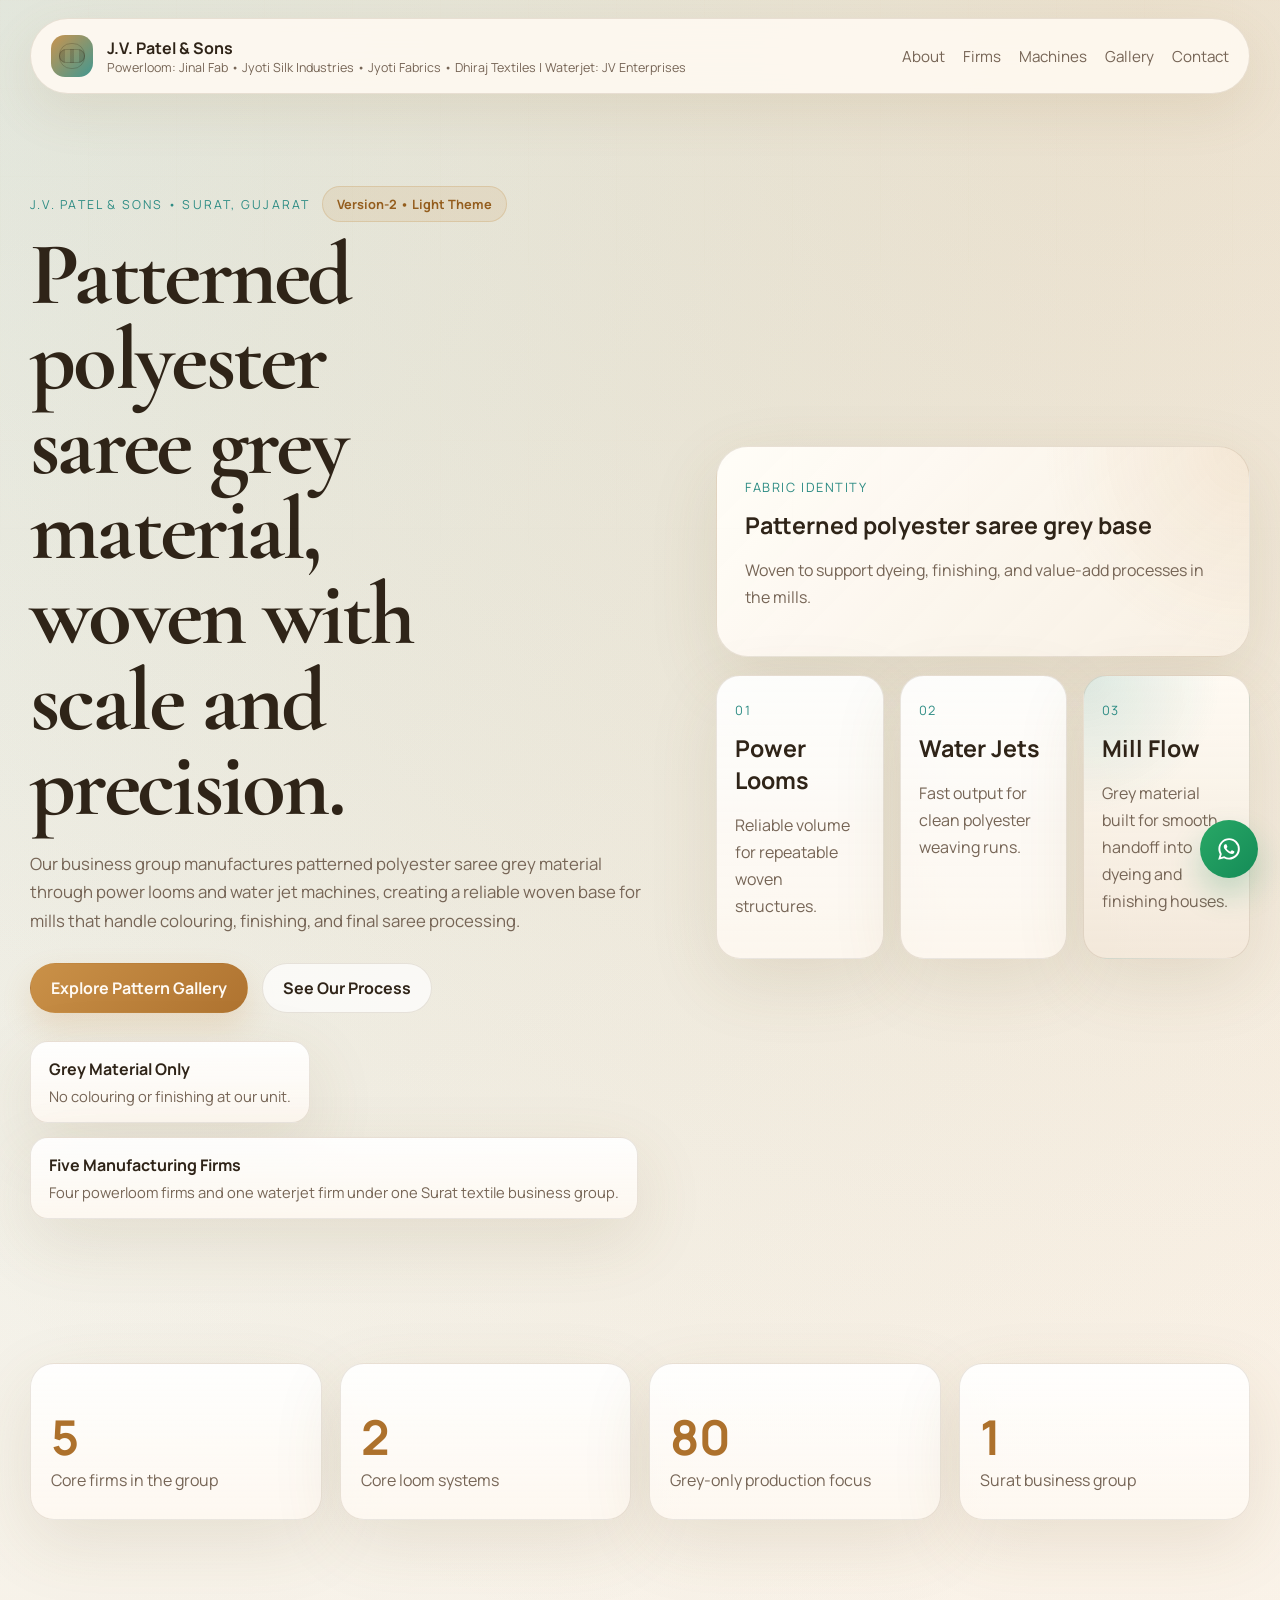
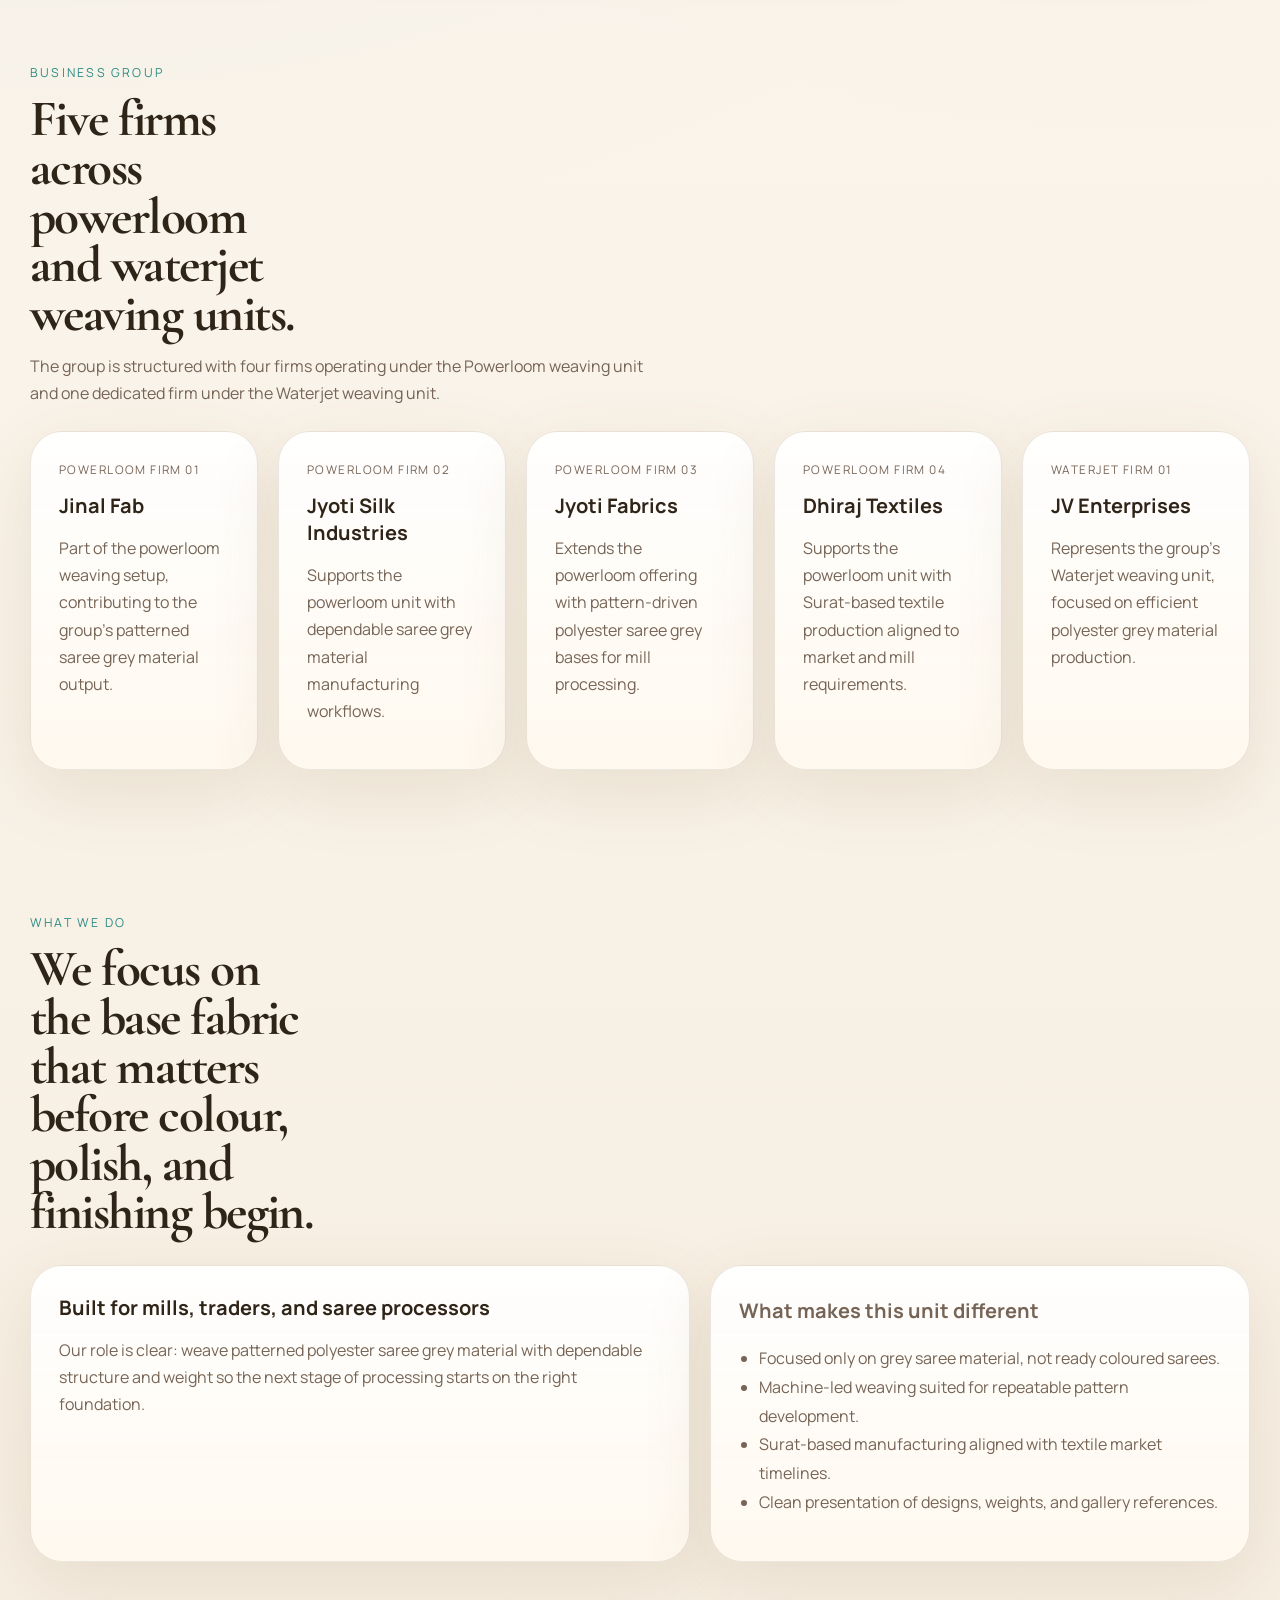
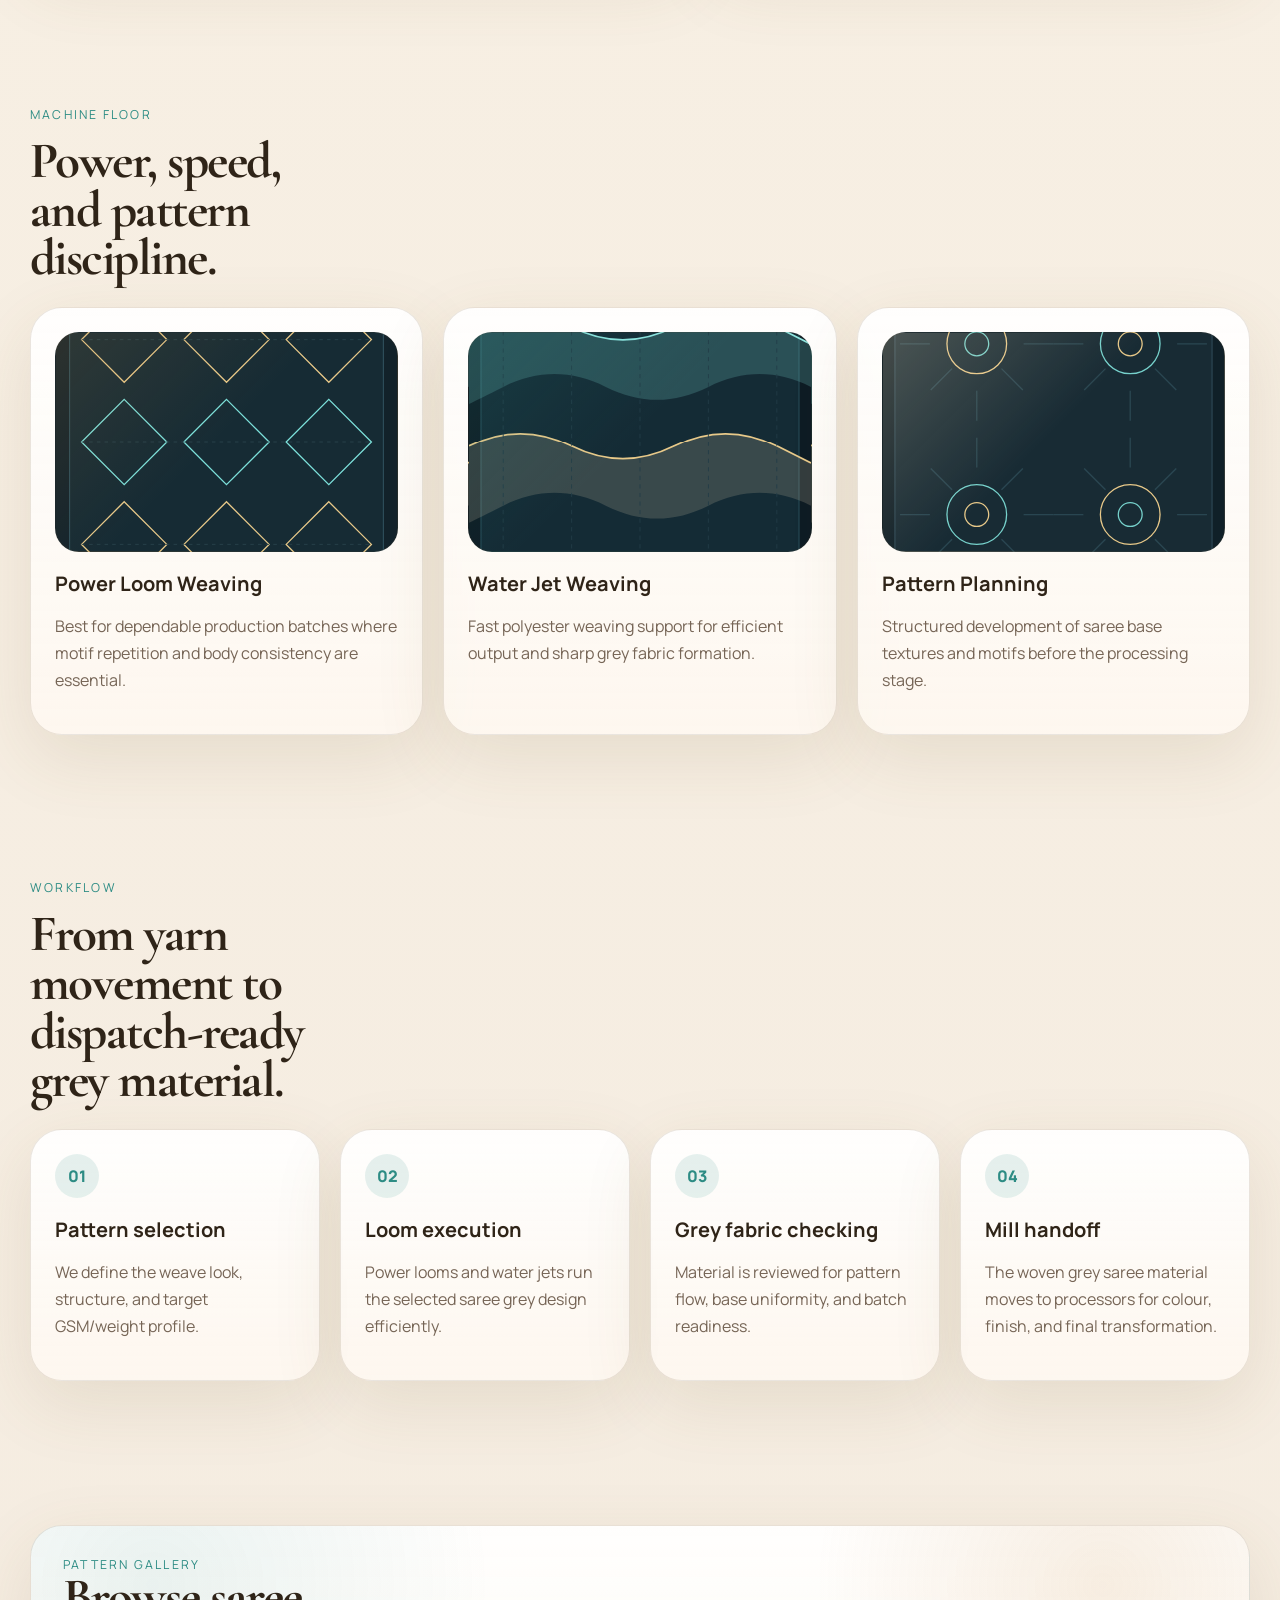
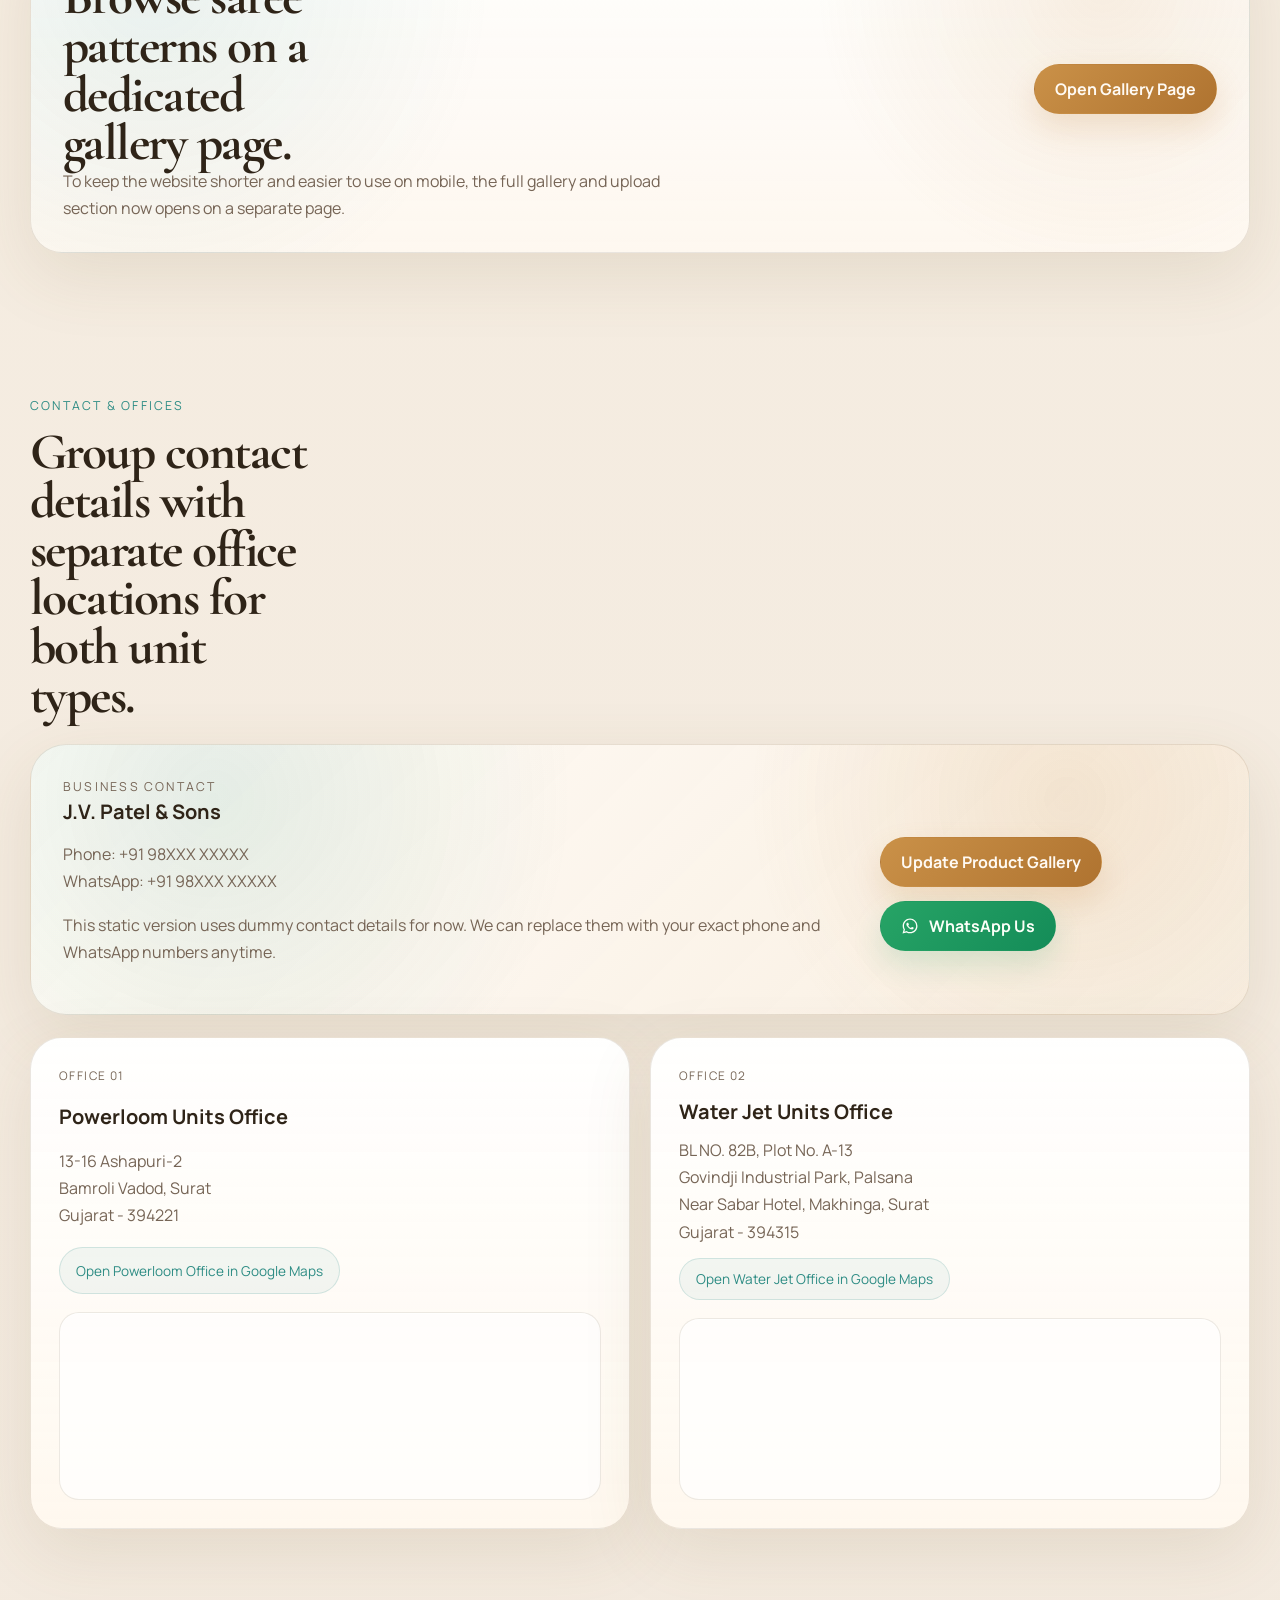
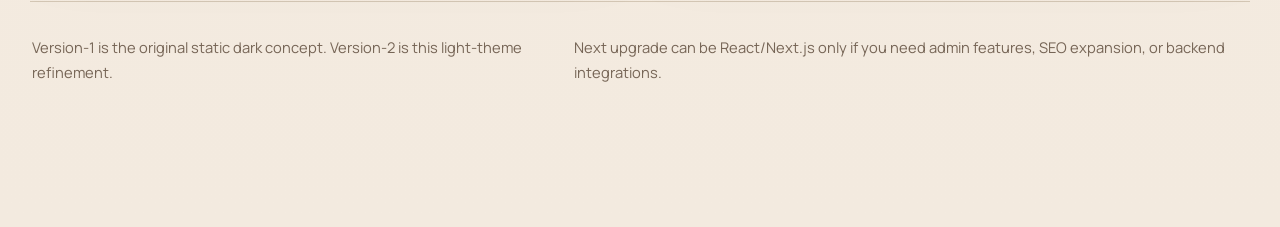
<file: index.html>
<!DOCTYPE html>
<html lang="en">
  <head>
    <meta charset="UTF-8" />
    <meta name="viewport" content="width=device-width, initial-scale=1.0" />
    <title>J.V. Patel & Sons | Surat Textile Weaving Group</title>
    <meta
      name="description"
      content="J.V. Patel & Sons is a Surat, Gujarat based textile business group manufacturing patterned polyester saree grey material using power looms and water jet machines."
    />
    <link rel="preconnect" href="https://fonts.googleapis.com" />
    <link rel="preconnect" href="https://fonts.gstatic.com" crossorigin />
    <link
      href="https://fonts.googleapis.com/css2?family=Manrope:wght@400;500;600;700;800&family=Cormorant+Garamond:wght@500;600;700&display=swap"
      rel="stylesheet"
    />
    <link rel="stylesheet" href="styles.css" />
  </head>
  <body>
    <div class="site-shell">
      <header class="topbar">
        <a class="brand" href="#home">
          <span class="brand-mark"></span>
          <span>
            <strong>J.V. Patel & Sons</strong>
            <small>Powerloom: Jinal Fab • Jyoti Silk Industries • Jyoti Fabrics • Dhiraj Textiles | Waterjet: JV Enterprises</small>
          </span>
        </a>

        <button
          class="menu-toggle"
          type="button"
          aria-expanded="false"
          aria-controls="site-nav"
          aria-label="Toggle navigation"
        >
          <span></span>
          <span></span>
        </button>

        <nav class="nav" id="site-nav">
          <a href="#about">About</a>
          <a href="#firms">Firms</a>
          <a href="#machines">Machines</a>
          <a href="gallery.html">Gallery</a>
          <a href="#contact">Contact</a>
        </nav>
      </header>

      <main id="home">
        <section class="hero section">
          <div class="hero-copy">
            <div class="hero-topline">
              <p class="eyebrow">J.V. Patel & Sons • Surat, Gujarat</p>
              <span class="version-pill">Version-2 • Light Theme</span>
            </div>
            <h1>Patterned polyester saree grey material, woven with scale and precision.</h1>
            <p class="hero-text">
              Our business group manufactures patterned polyester saree grey material through
              power looms and water jet machines, creating a reliable woven base for mills
              that handle colouring, finishing, and final saree processing.
            </p>

            <div class="hero-actions">
              <a class="button button-primary" href="gallery.html">Explore Pattern Gallery</a>
              <a class="button button-secondary" href="#process">See Our Process</a>
            </div>

            <div class="hero-notes">
              <div>
                <strong>Grey Material Only</strong>
                <span>No colouring or finishing at our unit.</span>
              </div>
              <div>
                <strong>Five Manufacturing Firms</strong>
                <span>Four powerloom firms and one waterjet firm under one Surat textile business group.</span>
              </div>
            </div>
          </div>

          <div class="hero-visual">
            <div class="hero-card hero-card-main">
              <span>Fabric Identity</span>
              <strong>Patterned polyester saree grey base</strong>
              <p>Woven to support dyeing, finishing, and value-add processes in the mills.</p>
            </div>
            <div class="hero-grid">
              <article class="hero-mini-card">
                <span>01</span>
                <strong>Power Looms</strong>
                <p>Reliable volume for repeatable woven structures.</p>
              </article>
              <article class="hero-mini-card">
                <span>02</span>
                <strong>Water Jets</strong>
                <p>Fast output for clean polyester weaving runs.</p>
              </article>
              <article class="hero-mini-card accent-card">
                <span>03</span>
                <strong>Mill Flow</strong>
                <p>Grey material built for smooth handoff into dyeing and finishing houses.</p>
              </article>
            </div>
          </div>
        </section>

        <section class="metrics section">
          <div class="metric">
            <strong data-count="5">5</strong>
            <span>Core firms in the group</span>
          </div>
          <div class="metric">
            <strong data-count="2">2</strong>
            <span>Core loom systems</span>
          </div>
          <div class="metric">
            <strong data-count="100">100</strong>
            <span>Grey-only production focus</span>
          </div>
          <div class="metric">
            <strong data-count="1">1</strong>
            <span>Surat business group</span>
          </div>
        </section>

        <section class="section firm-section" id="firms">
          <div class="section-heading compact">
            <p class="eyebrow">Business Group</p>
            <h2>Five firms across powerloom and waterjet weaving units.</h2>
            <p class="section-intro">
              The group is structured with four firms operating under the Powerloom weaving unit and one
              dedicated firm under the Waterjet weaving unit.
            </p>
          </div>
          <div class="firm-grid">
            <article class="firm-card glass-card">
              <p class="firm-label">Powerloom Firm 01</p>
              <h3>Jinal Fab</h3>
              <p>Part of the powerloom weaving setup, contributing to the group’s patterned saree grey material output.</p>
            </article>
            <article class="firm-card glass-card">
              <p class="firm-label">Powerloom Firm 02</p>
              <h3>Jyoti Silk Industries</h3>
              <p>Supports the powerloom unit with dependable saree grey material manufacturing workflows.</p>
            </article>
            <article class="firm-card glass-card">
              <p class="firm-label">Powerloom Firm 03</p>
              <h3>Jyoti Fabrics</h3>
              <p>Extends the powerloom offering with pattern-driven polyester saree grey bases for mill processing.</p>
            </article>
            <article class="firm-card glass-card">
              <p class="firm-label">Powerloom Firm 04</p>
              <h3>Dhiraj Textiles</h3>
              <p>Supports the powerloom unit with Surat-based textile production aligned to market and mill requirements.</p>
            </article>
            <article class="firm-card glass-card">
              <p class="firm-label">Waterjet Firm 01</p>
              <h3>JV Enterprises</h3>
              <p>Represents the group’s Waterjet weaving unit, focused on efficient polyester grey material production.</p>
            </article>
          </div>
        </section>

        <section class="section split-section" id="about">
          <div class="section-heading">
            <p class="eyebrow">What We Do</p>
            <h2>We focus on the base fabric that matters before colour, polish, and finishing begin.</h2>
          </div>
          <div class="split-grid">
            <article class="glass-card statement-card">
              <h3>Built for mills, traders, and saree processors</h3>
              <p>
                Our role is clear: weave patterned polyester saree grey material with dependable
                structure and weight so the next stage of processing starts on the right foundation.
              </p>
            </article>
            <article class="glass-card detail-card">
              <h3>What makes this unit different</h3>
              <ul class="feature-list">
                <li>Focused only on grey saree material, not ready coloured sarees.</li>
                <li>Machine-led weaving suited for repeatable pattern development.</li>
                <li>Surat-based manufacturing aligned with textile market timelines.</li>
                <li>Clean presentation of designs, weights, and gallery references.</li>
              </ul>
            </article>
          </div>
        </section>

        <section class="section" id="machines">
          <div class="section-heading compact">
            <p class="eyebrow">Machine Floor</p>
            <h2>Power, speed, and pattern discipline.</h2>
          </div>

          <div class="machine-grid">
            <article class="machine-card">
              <div class="machine-visual machine-visual-loom"></div>
              <h3>Power Loom Weaving</h3>
              <p>
                Best for dependable production batches where motif repetition and body consistency
                are essential.
              </p>
            </article>
            <article class="machine-card">
              <div class="machine-visual machine-visual-waterjet"></div>
              <h3>Water Jet Weaving</h3>
              <p>
                Fast polyester weaving support for efficient output and sharp grey fabric formation.
              </p>
            </article>
            <article class="machine-card">
              <div class="machine-visual machine-visual-pattern"></div>
              <h3>Pattern Planning</h3>
              <p>
                Structured development of saree base textures and motifs before the processing stage.
              </p>
            </article>
          </div>
        </section>

        <section class="section process-section" id="process">
          <div class="section-heading compact">
            <p class="eyebrow">Workflow</p>
            <h2>From yarn movement to dispatch-ready grey material.</h2>
          </div>
          <div class="timeline">
            <article class="timeline-item">
              <span>01</span>
              <h3>Pattern selection</h3>
              <p>We define the weave look, structure, and target GSM/weight profile.</p>
            </article>
            <article class="timeline-item">
              <span>02</span>
              <h3>Loom execution</h3>
              <p>Power looms and water jets run the selected saree grey design efficiently.</p>
            </article>
            <article class="timeline-item">
              <span>03</span>
              <h3>Grey fabric checking</h3>
              <p>Material is reviewed for pattern flow, base uniformity, and batch readiness.</p>
            </article>
            <article class="timeline-item">
              <span>04</span>
              <h3>Mill handoff</h3>
              <p>The woven grey saree material moves to processors for colour, finish, and final transformation.</p>
            </article>
          </div>
        </section>

        <section class="section gallery-teaser-section">
          <div class="gallery-teaser-card">
            <div>
              <p class="eyebrow">Pattern Gallery</p>
              <h2>Browse saree patterns on a dedicated gallery page.</h2>
              <p class="section-intro">
                To keep the website shorter and easier to use on mobile, the full gallery and upload section now
                opens on a separate page.
              </p>
            </div>
            <a class="button button-primary" href="gallery.html">Open Gallery Page</a>
          </div>
        </section>

        <section class="section contact-section" id="contact">
          <div class="section-heading compact">
            <p class="eyebrow">Contact & Offices</p>
            <h2>Group contact details with separate office locations for both unit types.</h2>
          </div>
          <div class="contact-stack">
            <div class="contact-card">
              <div>
                <p class="eyebrow">Business Contact</p>
                <h3>J.V. Patel & Sons</h3>
                <p>
                  Phone: +91 98XXX XXXXX<br />
                  WhatsApp: +91 98XXX XXXXX
                </p>
                <p>
                  This static version uses dummy contact details for now. We can replace them with your
                  exact phone and WhatsApp numbers anytime.
                </p>
              </div>
              <div class="contact-actions">
                <a href="gallery.html" class="button button-primary">Update Product Gallery</a>
                <a
                  href="https://wa.me/918200276396"
                  class="button button-whatsapp"
                  target="_blank"
                  rel="noreferrer"
                  aria-label="Chat on WhatsApp"
                >
                  <svg viewBox="0 0 24 24" aria-hidden="true">
                    <path d="M19.05 4.94A9.77 9.77 0 0 0 12.08 2C6.64 2 2.2 6.42 2.2 11.87c0 1.74.46 3.43 1.32 4.92L2 22l5.38-1.41a9.83 9.83 0 0 0 4.7 1.2h.01c5.44 0 9.9-4.43 9.9-9.88a9.8 9.8 0 0 0-2.94-6.97ZM12.1 20.1h-.01a8.1 8.1 0 0 1-4.12-1.13l-.3-.18-3.2.84.86-3.12-.2-.32A8.08 8.08 0 0 1 4 11.87c0-4.47 3.63-8.11 8.1-8.11 2.16 0 4.19.84 5.72 2.38a8.03 8.03 0 0 1 2.37 5.73c0 4.47-3.64 8.12-8.09 8.12Zm4.45-6.06c-.24-.12-1.42-.7-1.65-.78-.22-.08-.39-.12-.55.12-.16.24-.63.78-.77.94-.14.16-.29.18-.53.06-.24-.12-1.02-.38-1.95-1.21-.72-.64-1.2-1.43-1.35-1.67-.14-.24-.02-.37.11-.49.12-.12.24-.29.37-.43.12-.14.16-.24.24-.4.08-.16.04-.31-.02-.43-.06-.12-.55-1.33-.75-1.82-.2-.48-.4-.41-.55-.41h-.47c-.16 0-.43.06-.65.31-.22.24-.84.82-.84 2 0 1.18.86 2.32.98 2.48.12.16 1.68 2.57 4.08 3.6.57.25 1.02.4 1.37.5.58.18 1.1.15 1.52.09.46-.07 1.42-.58 1.62-1.14.2-.56.2-1.05.14-1.14-.06-.1-.22-.16-.47-.28Z" />
                  </svg>
                  <span>WhatsApp Us</span>
                </a>
              </div>
            </div>

            <div class="address-grid">
              <article class="address-card glass-card">
                <p class="firm-label">Office 01</p>
                <h3>Powerloom Units Office</h3>
                <p>
                  13-16 Ashapuri-2<br />
                  Bamroli Vadod, Surat<br />
                  Gujarat - 394221
                </p>
                <a
                  href="https://www.google.com/maps/place/Ashapuri+Industrial+Society+1,+14,+Bamroli,+Udhana,+Surat,+Gujarat+394221/@21.136492,72.8286867,120m/data=!3m1!1e3!4m6!3m5!1s0x3be051c21b7302f1:0x417f98e35583063c!8m2!3d21.136682!4d72.828804!16s%2Fg%2F11vz860430?entry=ttu&g_ep=EgoyMDI2MDQxNS4wIKXMDSoASAFQAw%3D%3D"
                  class="map-link"
                  target="_blank"
                  rel="noreferrer"
                >
                  Open Powerloom Office in Google Maps
                </a>
                <div class="map-preview">
                  <iframe
                    title="Powerloom Office Map Preview"
                    src="https://maps.google.com/maps?q=Ashapuri%20Industrial%20Society%201%2C%2014%2C%20Bamroli%2C%20Udhana%2C%20Surat%2C%20Gujarat%20394221&z=16&output=embed"
                    loading="lazy"
                    referrerpolicy="no-referrer-when-downgrade"
                  ></iframe>
                </div>
              </article>
              <article class="address-card glass-card">
                <p class="firm-label">Office 02</p>
                <h3>Water Jet Units Office</h3>
                <p>
                  BL NO. 82B, Plot No. A-13<br />
                  Govindji Industrial Park, Palsana<br />
                  Near Sabar Hotel, Makhinga, Surat<br />
                  Gujarat - 394315
                </p>
                <a
                  href="https://www.google.com/maps/place/Govindji+Industrial+Park+(GIP)/@21.0714252,72.9824503,221m/data=!3m1!1e3!4m6!3m5!1s0x3be059b98a5cb46f:0x7e40ed194347434d!8m2!3d21.0718434!4d72.9829187!16s%2Fg%2F11pc04l5x_!5m1!1e4?entry=ttu&g_ep=EgoyMDI2MDQxNS4wIKXMDSoASAFQAw%3D%3D"
                  class="map-link"
                  target="_blank"
                  rel="noreferrer"
                >
                  Open Water Jet Office in Google Maps
                </a>
                <div class="map-preview">
                  <iframe
                    title="Water Jet Office Map Preview"
                    src="https://maps.google.com/maps?q=Govindji%20Industrial%20Park%20Palsana%20Makhinga%20Surat%20Gujarat%20394315&z=16&output=embed"
                    loading="lazy"
                    referrerpolicy="no-referrer-when-downgrade"
                  ></iframe>
                </div>
              </article>
            </div>
          </div>
        </section>

        <section class="section footer-section">
          <div class="footer-card">
            <p>Version-1 is the original static dark concept. Version-2 is this light-theme refinement.</p>
            <p>Next upgrade can be React/Next.js only if you need admin features, SEO expansion, or backend integrations.</p>
          </div>
        </section>
      </main>
    </div>

    <a
      href="https://wa.me/918200276396"
      class="floating-whatsapp"
      target="_blank"
      rel="noreferrer"
      aria-label="Open WhatsApp chat"
    >
      <svg viewBox="0 0 24 24" aria-hidden="true">
        <path d="M19.05 4.94A9.77 9.77 0 0 0 12.08 2C6.64 2 2.2 6.42 2.2 11.87c0 1.74.46 3.43 1.32 4.92L2 22l5.38-1.41a9.83 9.83 0 0 0 4.7 1.2h.01c5.44 0 9.9-4.43 9.9-9.88a9.8 9.8 0 0 0-2.94-6.97ZM12.1 20.1h-.01a8.1 8.1 0 0 1-4.12-1.13l-.3-.18-3.2.84.86-3.12-.2-.32A8.08 8.08 0 0 1 4 11.87c0-4.47 3.63-8.11 8.1-8.11 2.16 0 4.19.84 5.72 2.38a8.03 8.03 0 0 1 2.37 5.73c0 4.47-3.64 8.12-8.09 8.12Zm4.45-6.06c-.24-.12-1.42-.7-1.65-.78-.22-.08-.39-.12-.55.12-.16.24-.63.78-.77.94-.14.16-.29.18-.53.06-.24-.12-1.02-.38-1.95-1.21-.72-.64-1.2-1.43-1.35-1.67-.14-.24-.02-.37.11-.49.12-.12.24-.29.37-.43.12-.14.16-.24.24-.4.08-.16.04-.31-.02-.43-.06-.12-.55-1.33-.75-1.82-.2-.48-.4-.41-.55-.41h-.47c-.16 0-.43.06-.65.31-.22.24-.84.82-.84 2 0 1.18.86 2.32.98 2.48.12.16 1.68 2.57 4.08 3.6.57.25 1.02.4 1.37.5.58.18 1.1.15 1.52.09.46-.07 1.42-.58 1.62-1.14.2-.56.2-1.05.14-1.14-.06-.1-.22-.16-.47-.28Z" />
      </svg>
    </a>

    <template id="gallery-card-template">
      <article class="gallery-card reveal-item">
        <div class="gallery-image-wrap">
          <img class="gallery-image" alt="" loading="lazy" />
        </div>
        <div class="gallery-content">
          <p class="gallery-tag"></p>
          <h3></h3>
          <div class="gallery-meta">
            <span class="weight-pill"></span>
            <button class="remove-entry" type="button" hidden>Remove</button>
          </div>
        </div>
      </article>
    </template>

    <script src="script.js"></script>
  </body>
</html>
</file>
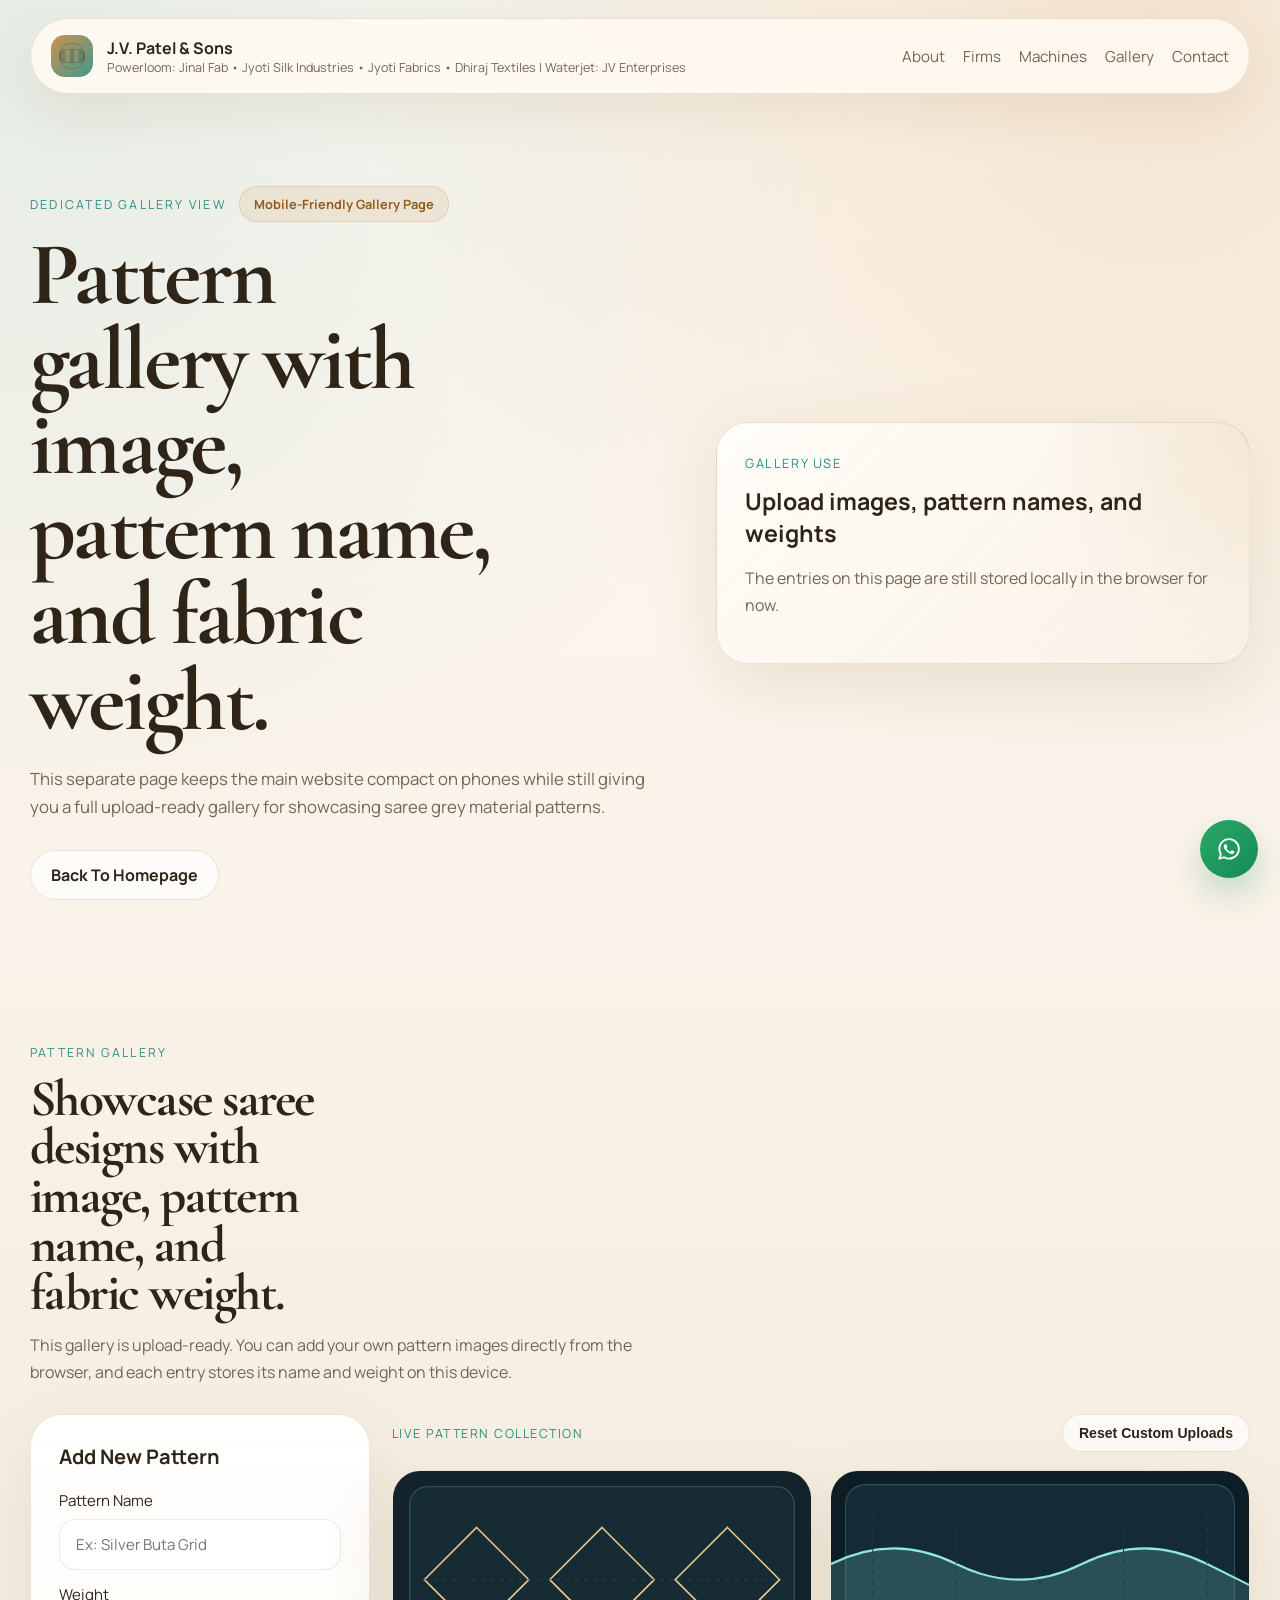
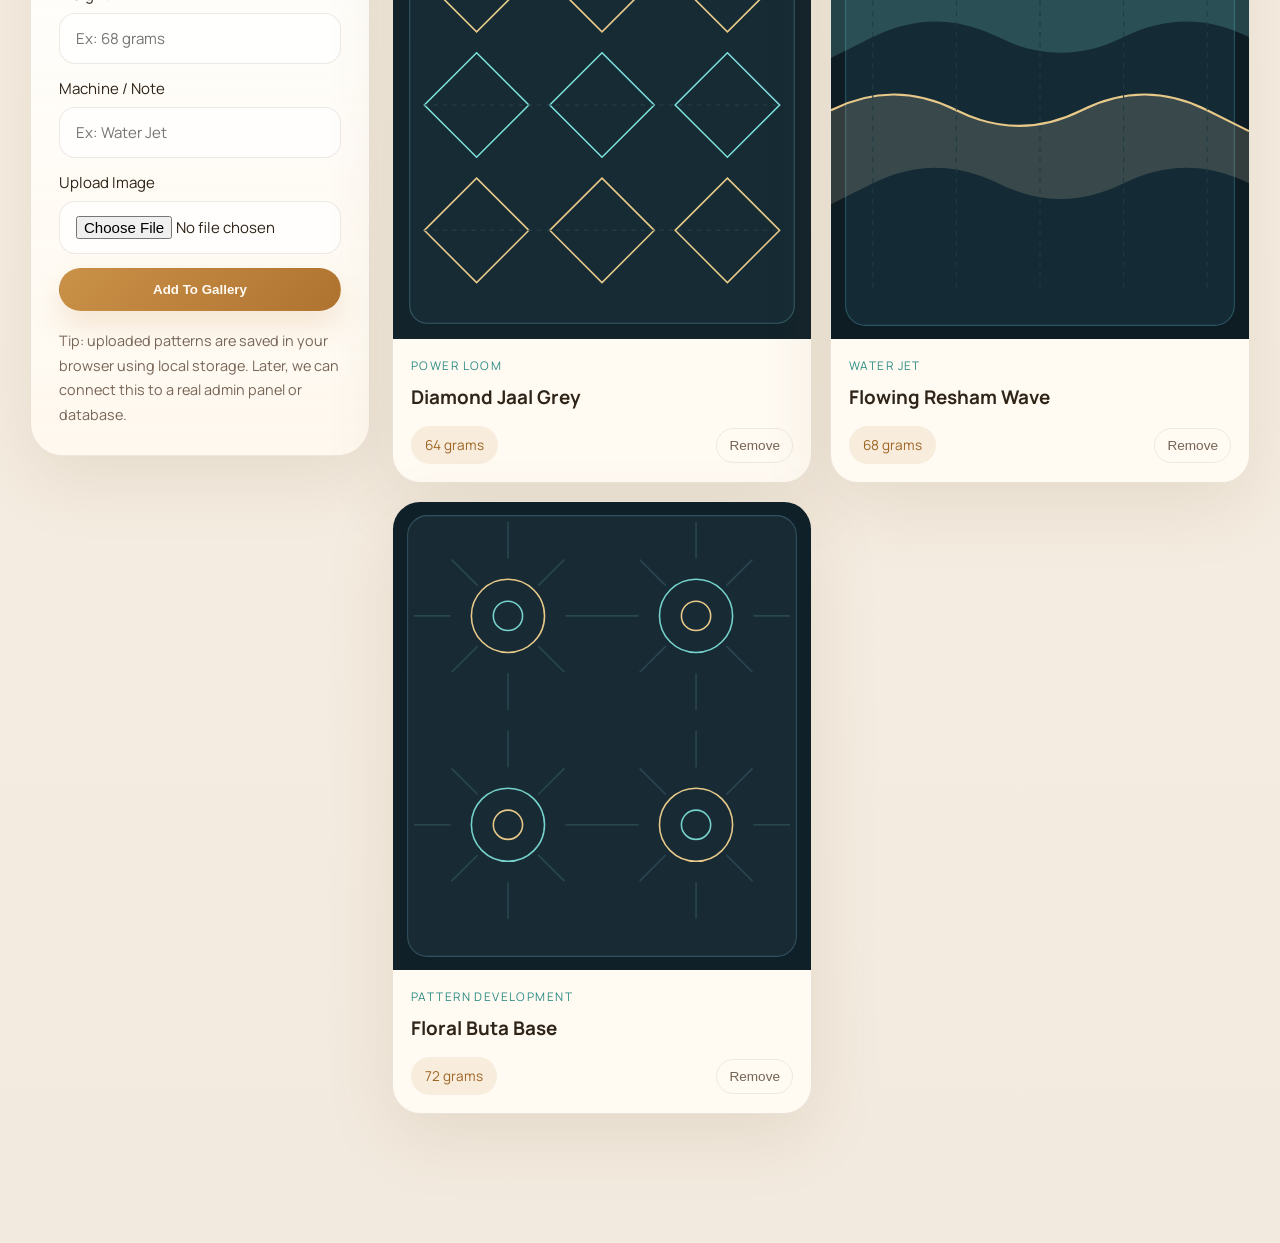
<file: gallery.html>
<!DOCTYPE html>
<html lang="en">
  <head>
    <meta charset="UTF-8" />
    <meta name="viewport" content="width=device-width, initial-scale=1.0" />
    <title>Gallery | J.V. Patel & Sons</title>
    <meta
      name="description"
      content="Pattern gallery for J.V. Patel & Sons showing saree grey material designs with names and weights."
    />
    <link rel="preconnect" href="https://fonts.googleapis.com" />
    <link rel="preconnect" href="https://fonts.gstatic.com" crossorigin />
    <link
      href="https://fonts.googleapis.com/css2?family=Manrope:wght@400;500;600;700;800&family=Cormorant+Garamond:wght@500;600;700&display=swap"
      rel="stylesheet"
    />
    <link rel="stylesheet" href="styles.css" />
  </head>
  <body>
    <div class="site-shell">
      <header class="topbar">
        <a class="brand" href="index.html">
          <span class="brand-mark"></span>
          <span>
            <strong>J.V. Patel & Sons</strong>
            <small>Powerloom: Jinal Fab • Jyoti Silk Industries • Jyoti Fabrics • Dhiraj Textiles | Waterjet: JV Enterprises</small>
          </span>
        </a>

        <button
          class="menu-toggle"
          type="button"
          aria-expanded="false"
          aria-controls="site-nav"
          aria-label="Toggle navigation"
        >
          <span></span>
          <span></span>
        </button>

        <nav class="nav" id="site-nav">
          <a href="index.html#about">About</a>
          <a href="index.html#firms">Firms</a>
          <a href="index.html#machines">Machines</a>
          <a href="gallery.html">Gallery</a>
          <a href="index.html#contact">Contact</a>
        </nav>
      </header>

      <main>
        <section class="hero section subpage-hero">
          <div class="hero-copy">
            <div class="hero-topline">
              <p class="eyebrow">Dedicated Gallery View</p>
              <span class="version-pill">Mobile-Friendly Gallery Page</span>
            </div>
            <h1>Pattern gallery with image, pattern name, and fabric weight.</h1>
            <p class="hero-text">
              This separate page keeps the main website compact on phones while still giving you a full upload-ready
              gallery for showcasing saree grey material patterns.
            </p>
            <div class="hero-actions">
              <a class="button button-secondary" href="index.html">Back To Homepage</a>
            </div>
          </div>

          <div class="hero-visual">
            <div class="hero-card hero-card-main">
              <span>Gallery Use</span>
              <strong>Upload images, pattern names, and weights</strong>
              <p>The entries on this page are still stored locally in the browser for now.</p>
            </div>
          </div>
        </section>

        <section class="section gallery-section" id="gallery">
          <div class="section-heading">
            <p class="eyebrow">Pattern Gallery</p>
            <h2>Showcase saree designs with image, pattern name, and fabric weight.</h2>
            <p class="section-intro">
              This gallery is upload-ready. You can add your own pattern images directly from the browser,
              and each entry stores its name and weight on this device.
            </p>
          </div>

          <div class="gallery-layout">
            <aside class="gallery-panel glass-card">
              <h3>Add New Pattern</h3>
              <form id="gallery-form" class="gallery-form">
                <label>
                  Pattern Name
                  <input type="text" id="pattern-name" name="patternName" placeholder="Ex: Silver Buta Grid" required />
                </label>
                <label>
                  Weight
                  <input type="text" id="pattern-weight" name="patternWeight" placeholder="Ex: 68 grams" required />
                </label>
                <label>
                  Machine / Note
                  <input type="text" id="pattern-machine" name="patternMachine" placeholder="Ex: Water Jet" />
                </label>
                <label>
                  Upload Image
                  <input type="file" id="pattern-image" name="patternImage" accept="image/*" />
                </label>
                <button class="button button-primary button-full" type="submit">Add To Gallery</button>
              </form>
              <p class="panel-note">
                Tip: uploaded patterns are saved in your browser using local storage. Later, we can connect this
                to a real admin panel or database.
              </p>
            </aside>

            <div class="gallery-area">
              <div class="gallery-toolbar">
                <p class="toolbar-label">Live Pattern Collection</p>
                <button id="reset-gallery" class="button button-secondary button-small" type="button">
                  Reset Custom Uploads
                </button>
              </div>
              <div id="gallery-grid" class="gallery-grid"></div>
            </div>
          </div>
        </section>
      </main>
    </div>

    <a
      href="https://wa.me/918200276396"
      class="floating-whatsapp"
      target="_blank"
      rel="noreferrer"
      aria-label="Open WhatsApp chat"
    >
      <svg viewBox="0 0 24 24" aria-hidden="true">
        <path d="M19.05 4.94A9.77 9.77 0 0 0 12.08 2C6.64 2 2.2 6.42 2.2 11.87c0 1.74.46 3.43 1.32 4.92L2 22l5.38-1.41a9.83 9.83 0 0 0 4.7 1.2h.01c5.44 0 9.9-4.43 9.9-9.88a9.8 9.8 0 0 0-2.94-6.97ZM12.1 20.1h-.01a8.1 8.1 0 0 1-4.12-1.13l-.3-.18-3.2.84.86-3.12-.2-.32A8.08 8.08 0 0 1 4 11.87c0-4.47 3.63-8.11 8.1-8.11 2.16 0 4.19.84 5.72 2.38a8.03 8.03 0 0 1 2.37 5.73c0 4.47-3.64 8.12-8.09 8.12Zm4.45-6.06c-.24-.12-1.42-.7-1.65-.78-.22-.08-.39-.12-.55.12-.16.24-.63.78-.77.94-.14.16-.29.18-.53.06-.24-.12-1.02-.38-1.95-1.21-.72-.64-1.2-1.43-1.35-1.67-.14-.24-.02-.37.11-.49.12-.12.24-.29.37-.43.12-.14.16-.24.24-.4.08-.16.04-.31-.02-.43-.06-.12-.55-1.33-.75-1.82-.2-.48-.4-.41-.55-.41h-.47c-.16 0-.43.06-.65.31-.22.24-.84.82-.84 2 0 1.18.86 2.32.98 2.48.12.16 1.68 2.57 4.08 3.6.57.25 1.02.4 1.37.5.58.18 1.1.15 1.52.09.46-.07 1.42-.58 1.62-1.14.2-.56.2-1.05.14-1.14-.06-.1-.22-.16-.47-.28Z" />
      </svg>
    </a>

    <template id="gallery-card-template">
      <article class="gallery-card reveal-item">
        <div class="gallery-image-wrap">
          <img class="gallery-image" alt="" loading="lazy" />
        </div>
        <div class="gallery-content">
          <p class="gallery-tag"></p>
          <h3></h3>
          <div class="gallery-meta">
            <span class="weight-pill"></span>
            <button class="remove-entry" type="button" hidden>Remove</button>
          </div>
        </div>
      </article>
    </template>

    <script src="script.js"></script>
  </body>
</html>
</file>
<file: styles.css>
:root {
  --bg: #f6efe3;
  --bg-soft: #fffaf2;
  --panel: rgba(255, 251, 244, 0.92);
  --panel-strong: rgba(255, 250, 242, 0.98);
  --line: rgba(108, 83, 44, 0.14);
  --line-strong: rgba(108, 83, 44, 0.24);
  --text: #2f2418;
  --muted: #766556;
  --accent: #c68d44;
  --accent-2: #2d8c84;
  --accent-3: #f1ddba;
  --accent-4: #fff3dc;
  --shadow: 0 22px 70px rgba(118, 90, 45, 0.12);
  --radius-xl: 32px;
  --radius-lg: 24px;
  --radius-md: 18px;
  --max-width: 1220px;
}

* {
  box-sizing: border-box;
}

html {
  scroll-behavior: smooth;
}

body {
  margin: 0;
  min-height: 100vh;
  font-family: "Manrope", "Avenir Next", "Segoe UI", sans-serif;
  color: var(--text);
  background:
    radial-gradient(circle at top left, rgba(45, 140, 132, 0.12), transparent 28%),
    radial-gradient(circle at 90% 0%, rgba(198, 141, 68, 0.2), transparent 26%),
    linear-gradient(180deg, #fffaf4 0%, #f7efe3 46%, #f3eadf 100%);
}

body::before {
  content: "";
  position: fixed;
  inset: 0;
  pointer-events: none;
  background-image:
    linear-gradient(rgba(198, 141, 68, 0.045) 1px, transparent 1px),
    linear-gradient(90deg, rgba(198, 141, 68, 0.045) 1px, transparent 1px);
  background-size: 88px 88px;
  mask-image: linear-gradient(to bottom, rgba(0, 0, 0, 0.22), transparent 76%);
}

.site-shell {
  width: min(calc(100% - 32px), var(--max-width));
  margin: 0 auto;
  padding-bottom: 56px;
}

.topbar {
  position: sticky;
  top: 16px;
  z-index: 10;
  display: flex;
  justify-content: space-between;
  align-items: center;
  gap: 20px;
  margin-top: 18px;
  padding: 16px 20px;
  border: 1px solid var(--line);
  border-radius: 999px;
  background: rgba(255, 250, 242, 0.88);
  backdrop-filter: blur(18px);
  box-shadow: 0 18px 50px rgba(157, 123, 74, 0.12);
}

.brand {
  display: inline-flex;
  align-items: center;
  gap: 14px;
  color: var(--text);
  text-decoration: none;
}

.brand strong,
.brand small {
  display: block;
}

.brand small {
  color: var(--muted);
  font-size: 0.78rem;
}

.brand-mark {
  width: 42px;
  height: 42px;
  border-radius: 14px;
  background:
    linear-gradient(135deg, rgba(198, 141, 68, 0.94), rgba(45, 140, 132, 0.9)),
    #ffffff;
  position: relative;
  overflow: hidden;
}

.brand-mark::before,
.brand-mark::after {
  content: "";
  position: absolute;
  inset: 8px;
  border-radius: 12px;
  border: 1px solid rgba(49, 37, 22, 0.22);
}

.brand-mark::after {
  inset: 14px 8px;
  background: linear-gradient(
    90deg,
    rgba(49, 37, 22, 0.2) 0 20%,
    transparent 20% 40%,
    rgba(49, 37, 22, 0.2) 40% 60%,
    transparent 60% 80%,
    rgba(49, 37, 22, 0.2) 80% 100%
  );
}

.nav {
  display: flex;
  flex-wrap: wrap;
  gap: 18px;
}

.nav a {
  color: var(--muted);
  text-decoration: none;
  font-size: 0.95rem;
}

.nav a:hover {
  color: var(--text);
}

.menu-toggle {
  display: none;
  width: 52px;
  height: 52px;
  padding: 0;
  border: 1px solid var(--line);
  border-radius: 50%;
  background: rgba(255, 255, 255, 0.75);
  align-items: center;
  justify-content: center;
  flex-direction: column;
  gap: 5px;
  cursor: pointer;
}

.menu-toggle span {
  display: block;
  width: 18px;
  height: 2px;
  border-radius: 999px;
  background: var(--text);
}

.section {
  padding: 72px 0;
}

.hero {
  display: grid;
  grid-template-columns: 1.1fr 0.9fr;
  align-items: center;
  gap: 34px;
  padding-top: 92px;
}

.hero-topline {
  display: flex;
  flex-wrap: wrap;
  align-items: center;
  gap: 12px;
  margin-bottom: 10px;
}

.eyebrow {
  margin: 0;
  letter-spacing: 0.18em;
  text-transform: uppercase;
  color: var(--accent-2);
  font-size: 0.77rem;
}

.version-pill {
  display: inline-flex;
  align-items: center;
  padding: 8px 14px;
  border-radius: 999px;
  background: rgba(198, 141, 68, 0.12);
  border: 1px solid rgba(198, 141, 68, 0.24);
  color: #945d1d;
  font-size: 0.8rem;
  font-weight: 700;
}

h1,
h2,
h3 {
  margin: 0;
}

h1,
h2 {
  font-family: "Cormorant Garamond", "Iowan Old Style", Georgia, serif;
  line-height: 0.95;
  letter-spacing: -0.03em;
}

h1 {
  font-size: clamp(3.4rem, 7vw, 6.8rem);
  max-width: 11ch;
}

h2 {
  font-size: clamp(2.2rem, 4vw, 4rem);
  max-width: 12ch;
}

.hero-text,
.section-intro,
.statement-card p,
.detail-card,
.machine-card p,
.timeline-item p,
.contact-card p,
.hero-card p,
.hero-mini-card p,
.panel-note,
.footer-card,
.firm-card p,
.address-card p {
  color: var(--muted);
  line-height: 1.7;
}

.hero-text {
  max-width: 62ch;
  margin: 22px 0 0;
  font-size: 1.05rem;
}

.hero-actions,
.hero-notes,
.contact-actions {
  display: flex;
  flex-wrap: wrap;
  gap: 14px;
  margin-top: 28px;
}

.button {
  display: inline-flex;
  justify-content: center;
  align-items: center;
  gap: 10px;
  border-radius: 999px;
  padding: 13px 20px;
  text-decoration: none;
  font-weight: 700;
  border: 1px solid transparent;
  transition: transform 180ms ease, border-color 180ms ease, background 180ms ease;
  cursor: pointer;
}

.button:hover {
  transform: translateY(-2px);
}

.button-primary {
  color: #fffaf3;
  background: linear-gradient(135deg, #ca9148, #af7330);
  box-shadow: 0 14px 30px rgba(198, 141, 68, 0.2);
}

.button-secondary {
  color: var(--text);
  background: rgba(255, 255, 255, 0.7);
  border-color: var(--line);
}

.button-whatsapp {
  color: #fbfff8;
  background: linear-gradient(135deg, #27a466, #148c58);
  box-shadow: 0 14px 30px rgba(39, 164, 102, 0.16);
}

.button-whatsapp svg {
  width: 18px;
  height: 18px;
  fill: currentColor;
}

.button-small {
  padding: 10px 16px;
  font-size: 0.88rem;
}

.button-full {
  width: 100%;
}

.hero-notes div,
.hero-card,
.hero-mini-card,
.glass-card,
.machine-card,
.timeline-item,
.gallery-card,
.contact-card,
.metric {
  border: 1px solid var(--line);
  background: linear-gradient(180deg, rgba(255, 255, 255, 0.92), rgba(255, 249, 242, 0.82));
  box-shadow: var(--shadow);
}

.hero-notes div {
  padding: 16px 18px;
  border-radius: var(--radius-md);
  min-width: 220px;
}

.hero-notes strong,
.hero-notes span {
  display: block;
}

.hero-notes span {
  margin-top: 6px;
  color: var(--muted);
  font-size: 0.92rem;
}

.hero-visual {
  display: grid;
  gap: 18px;
}

.hero-card {
  padding: 28px;
  border-radius: var(--radius-xl);
  background:
    radial-gradient(circle at top right, rgba(198, 141, 68, 0.12), transparent 36%),
    linear-gradient(135deg, rgba(255, 253, 248, 0.98), rgba(249, 240, 228, 0.92));
}

.hero-card span,
.hero-mini-card span,
.gallery-tag,
.firm-label,
.toolbar-label {
  color: var(--accent-2);
  font-size: 0.8rem;
  letter-spacing: 0.12em;
  text-transform: uppercase;
}

.hero-card strong,
.hero-mini-card strong,
.metric strong {
  display: block;
  margin-top: 12px;
  font-size: 1.45rem;
}

.hero-grid {
  display: grid;
  grid-template-columns: repeat(3, 1fr);
  gap: 16px;
}

.hero-mini-card {
  padding: 22px 18px;
  border-radius: var(--radius-lg);
}

.accent-card {
  background:
    radial-gradient(circle at top left, rgba(45, 140, 132, 0.16), transparent 42%),
    linear-gradient(180deg, rgba(255, 251, 244, 0.96), rgba(243, 232, 218, 0.86));
}

.metrics {
  display: grid;
  grid-template-columns: repeat(4, 1fr);
  gap: 18px;
}

.metric {
  padding: 28px 20px;
  border-radius: var(--radius-lg);
}

.metric strong {
  font-size: clamp(2rem, 4vw, 3rem);
  color: #ad712c;
}

.metric span {
  color: var(--muted);
}

.split-section,
.gallery-section {
  position: relative;
}

.section-heading {
  display: flex;
  flex-direction: column;
  gap: 14px;
  margin-bottom: 28px;
}

.section-heading.compact {
  margin-bottom: 24px;
}

.section-intro {
  max-width: 62ch;
  margin: 0;
}

.split-grid {
  display: grid;
  grid-template-columns: 1.1fr 0.9fr;
  gap: 20px;
}

.firm-grid {
  display: grid;
  grid-template-columns: repeat(auto-fit, minmax(220px, 1fr));
  gap: 20px;
}

.address-grid {
  display: grid;
  grid-template-columns: repeat(2, 1fr);
  gap: 20px;
}

.glass-card {
  padding: 28px;
  border-radius: var(--radius-xl);
  background:
    linear-gradient(180deg, rgba(255, 255, 255, 0.95), rgba(255, 248, 238, 0.84)),
    var(--panel);
  backdrop-filter: blur(22px);
}

.statement-card h3,
.detail-card h3,
.machine-card h3,
.timeline-item h3,
.gallery-panel h3,
.firm-card h3,
.address-card h3,
.contact-card h3 {
  font-size: 1.25rem;
}

.firm-label {
  margin: 0 0 12px;
  font-size: 0.74rem;
}

.feature-list {
  padding-left: 20px;
  color: var(--muted);
  line-height: 1.8;
}

.machine-grid {
  display: grid;
  grid-template-columns: repeat(3, 1fr);
  gap: 20px;
}

.timeline {
  display: grid;
  grid-template-columns: repeat(4, 1fr);
  gap: 20px;
}

.machine-card,
.timeline-item {
  padding: 24px;
  border-radius: var(--radius-xl);
}

.machine-visual {
  height: 220px;
  border-radius: var(--radius-lg);
  margin-bottom: 18px;
  border: 1px solid rgba(108, 83, 44, 0.1);
  overflow: hidden;
}

.machine-visual-loom {
  background:
    linear-gradient(135deg, rgba(198, 141, 68, 0.14), transparent 48%),
    url("assets/pattern-diamond.svg") center/cover,
    linear-gradient(180deg, #f7ecdf, #eadbcc);
}

.machine-visual-waterjet {
  background:
    linear-gradient(135deg, rgba(45, 140, 132, 0.16), transparent 48%),
    url("assets/pattern-wave.svg") center/cover,
    linear-gradient(180deg, #f8f1e8, #ebe1d3);
}

.machine-visual-pattern {
  background:
    linear-gradient(135deg, rgba(241, 221, 186, 0.24), transparent 48%),
    url("assets/pattern-floral.svg") center/cover,
    linear-gradient(180deg, #f9f1e6, #ebdecf);
}

.timeline-item {
  position: relative;
}

.timeline-item span {
  display: inline-flex;
  width: 44px;
  height: 44px;
  align-items: center;
  justify-content: center;
  border-radius: 50%;
  background: rgba(45, 140, 132, 0.12);
  color: var(--accent-2);
  font-weight: 800;
  margin-bottom: 18px;
}

.gallery-layout {
  display: grid;
  grid-template-columns: 340px 1fr;
  gap: 22px;
  align-items: start;
}

.gallery-teaser-card {
  display: flex;
  justify-content: space-between;
  align-items: center;
  gap: 22px;
  padding: 30px 32px;
  border: 1px solid var(--line);
  border-radius: 32px;
  background:
    radial-gradient(circle at 10% 18%, rgba(45, 140, 132, 0.1), transparent 30%),
    radial-gradient(circle at 88% 18%, rgba(198, 141, 68, 0.14), transparent 26%),
    linear-gradient(180deg, rgba(255, 255, 255, 0.92), rgba(255, 249, 242, 0.86));
  box-shadow: var(--shadow);
}

.subpage-hero {
  min-height: auto;
}

.gallery-panel {
  position: sticky;
  top: 104px;
}

.gallery-form {
  display: grid;
  gap: 14px;
  margin-top: 20px;
}

.gallery-form label {
  display: grid;
  gap: 8px;
  color: var(--text);
  font-size: 0.94rem;
}

.gallery-form input {
  width: 100%;
  padding: 14px 16px;
  border-radius: 16px;
  border: 1px solid rgba(108, 83, 44, 0.12);
  background: rgba(255, 255, 255, 0.82);
  color: var(--text);
  font: inherit;
}

.gallery-form input:focus {
  outline: 2px solid rgba(45, 140, 132, 0.28);
  outline-offset: 2px;
}

.panel-note {
  font-size: 0.9rem;
  margin: 18px 0 0;
}

.gallery-area {
  display: grid;
  gap: 18px;
}

.gallery-toolbar {
  display: flex;
  justify-content: space-between;
  align-items: center;
  gap: 14px;
}

.toolbar-label {
  margin: 0;
  font-size: 0.78rem;
}

.gallery-grid {
  display: grid;
  grid-template-columns: repeat(2, minmax(0, 1fr));
  gap: 18px;
}

.gallery-card {
  overflow: hidden;
  border-radius: 28px;
  background: var(--panel-strong);
  opacity: 0;
  transform: translateY(20px);
  transition: opacity 500ms ease, transform 500ms ease;
}

.gallery-card.visible {
  opacity: 1;
  transform: translateY(0);
}

.gallery-image-wrap {
  aspect-ratio: 1 / 1.12;
  background: rgba(198, 141, 68, 0.07);
}

.gallery-image {
  width: 100%;
  height: 100%;
  object-fit: cover;
  display: block;
}

.gallery-content {
  padding: 18px;
}

.gallery-tag {
  margin: 0 0 10px;
  font-size: 0.74rem;
}

.gallery-content h3 {
  font-size: 1.18rem;
}

.gallery-meta {
  display: flex;
  justify-content: space-between;
  align-items: center;
  gap: 10px;
  margin-top: 16px;
}

.weight-pill,
.remove-entry,
.map-link {
  display: inline-flex;
  align-items: center;
  justify-content: center;
  border-radius: 999px;
  font-size: 0.85rem;
}

.weight-pill {
  padding: 10px 14px;
  background: rgba(198, 141, 68, 0.12);
  color: #9d6423;
}

.remove-entry {
  padding: 9px 12px;
  border: 1px solid rgba(108, 83, 44, 0.1);
  background: transparent;
  color: var(--muted);
  cursor: pointer;
}

.contact-stack {
  display: grid;
  gap: 22px;
}

.contact-card {
  padding: 32px;
  border-radius: 36px;
  display: flex;
  justify-content: space-between;
  align-items: center;
  gap: 22px;
  background:
    radial-gradient(circle at 15% 20%, rgba(45, 140, 132, 0.12), transparent 34%),
    radial-gradient(circle at 85% 20%, rgba(198, 141, 68, 0.14), transparent 30%),
    linear-gradient(135deg, rgba(255, 252, 246, 0.98), rgba(248, 238, 225, 0.9));
}

.address-card {
  display: grid;
  gap: 12px;
}

.address-card p {
  margin: 0;
}

.map-link {
  width: fit-content;
  padding: 11px 16px;
  text-decoration: none;
  color: var(--accent-2);
  border: 1px solid rgba(45, 140, 132, 0.18);
  background: rgba(45, 140, 132, 0.06);
}

.map-preview {
  margin-top: 6px;
  overflow: hidden;
  border-radius: 20px;
  border: 1px solid rgba(108, 83, 44, 0.12);
  background: rgba(255, 255, 255, 0.7);
  box-shadow: inset 0 1px 0 rgba(255, 255, 255, 0.65);
}

.map-preview iframe {
  display: block;
  width: 100%;
  height: 180px;
  border: 0;
}

.footer-section {
  padding-top: 0;
}

.footer-card {
  display: flex;
  justify-content: space-between;
  gap: 20px;
  padding: 18px 2px 0;
  border-top: 1px solid var(--line-strong);
  font-size: 0.92rem;
}

.floating-whatsapp {
  position: fixed;
  right: 22px;
  bottom: 22px;
  z-index: 12;
  width: 58px;
  height: 58px;
  border-radius: 50%;
  display: inline-flex;
  align-items: center;
  justify-content: center;
  color: #ffffff;
  background: linear-gradient(135deg, #29a866, #148b57);
  box-shadow: 0 16px 32px rgba(20, 139, 87, 0.24);
}

.floating-whatsapp svg {
  width: 26px;
  height: 26px;
  fill: currentColor;
}

.reveal-item {
  will-change: transform, opacity;
}

@media (max-width: 1080px) {
  .hero,
  .split-grid,
  .gallery-layout,
  .contact-card,
  .gallery-teaser-card {
    grid-template-columns: 1fr;
  }

  .machine-grid,
  .timeline,
  .metrics,
  .hero-grid,
  .gallery-grid,
  .firm-grid,
  .address-grid {
    grid-template-columns: repeat(2, minmax(0, 1fr));
  }

  .gallery-panel {
    position: static;
  }
}

@media (max-width: 760px) {
  .site-shell {
    width: min(calc(100% - 20px), var(--max-width));
  }

  .topbar {
    border-radius: 28px;
    padding: 16px;
    align-items: flex-start;
    flex-wrap: wrap;
  }

  .nav {
    display: none;
    width: 100%;
    padding-top: 8px;
    flex-direction: column;
    gap: 10px;
  }

  .nav.nav-open {
    display: flex;
  }

  .nav a {
    padding: 10px 14px;
    border-radius: 14px;
    background: rgba(255, 255, 255, 0.72);
  }

  .menu-toggle {
    display: inline-flex;
    margin-left: auto;
  }

  .hero {
    padding-top: 48px;
  }

  .hero,
  .machine-grid,
  .timeline,
  .metrics,
  .hero-grid,
  .gallery-grid,
  .firm-grid,
  .address-grid {
    grid-template-columns: 1fr;
  }

  .section {
    padding: 56px 0;
  }

  h1 {
    font-size: clamp(2.8rem, 14vw, 4.2rem);
  }

  h2 {
    max-width: none;
  }

  .contact-card,
  .gallery-toolbar,
  .footer-card,
  .gallery-teaser-card {
    flex-direction: column;
    align-items: flex-start;
  }

  .floating-whatsapp {
    right: 16px;
    bottom: 16px;
    width: 54px;
    height: 54px;
  }
}
</file>
